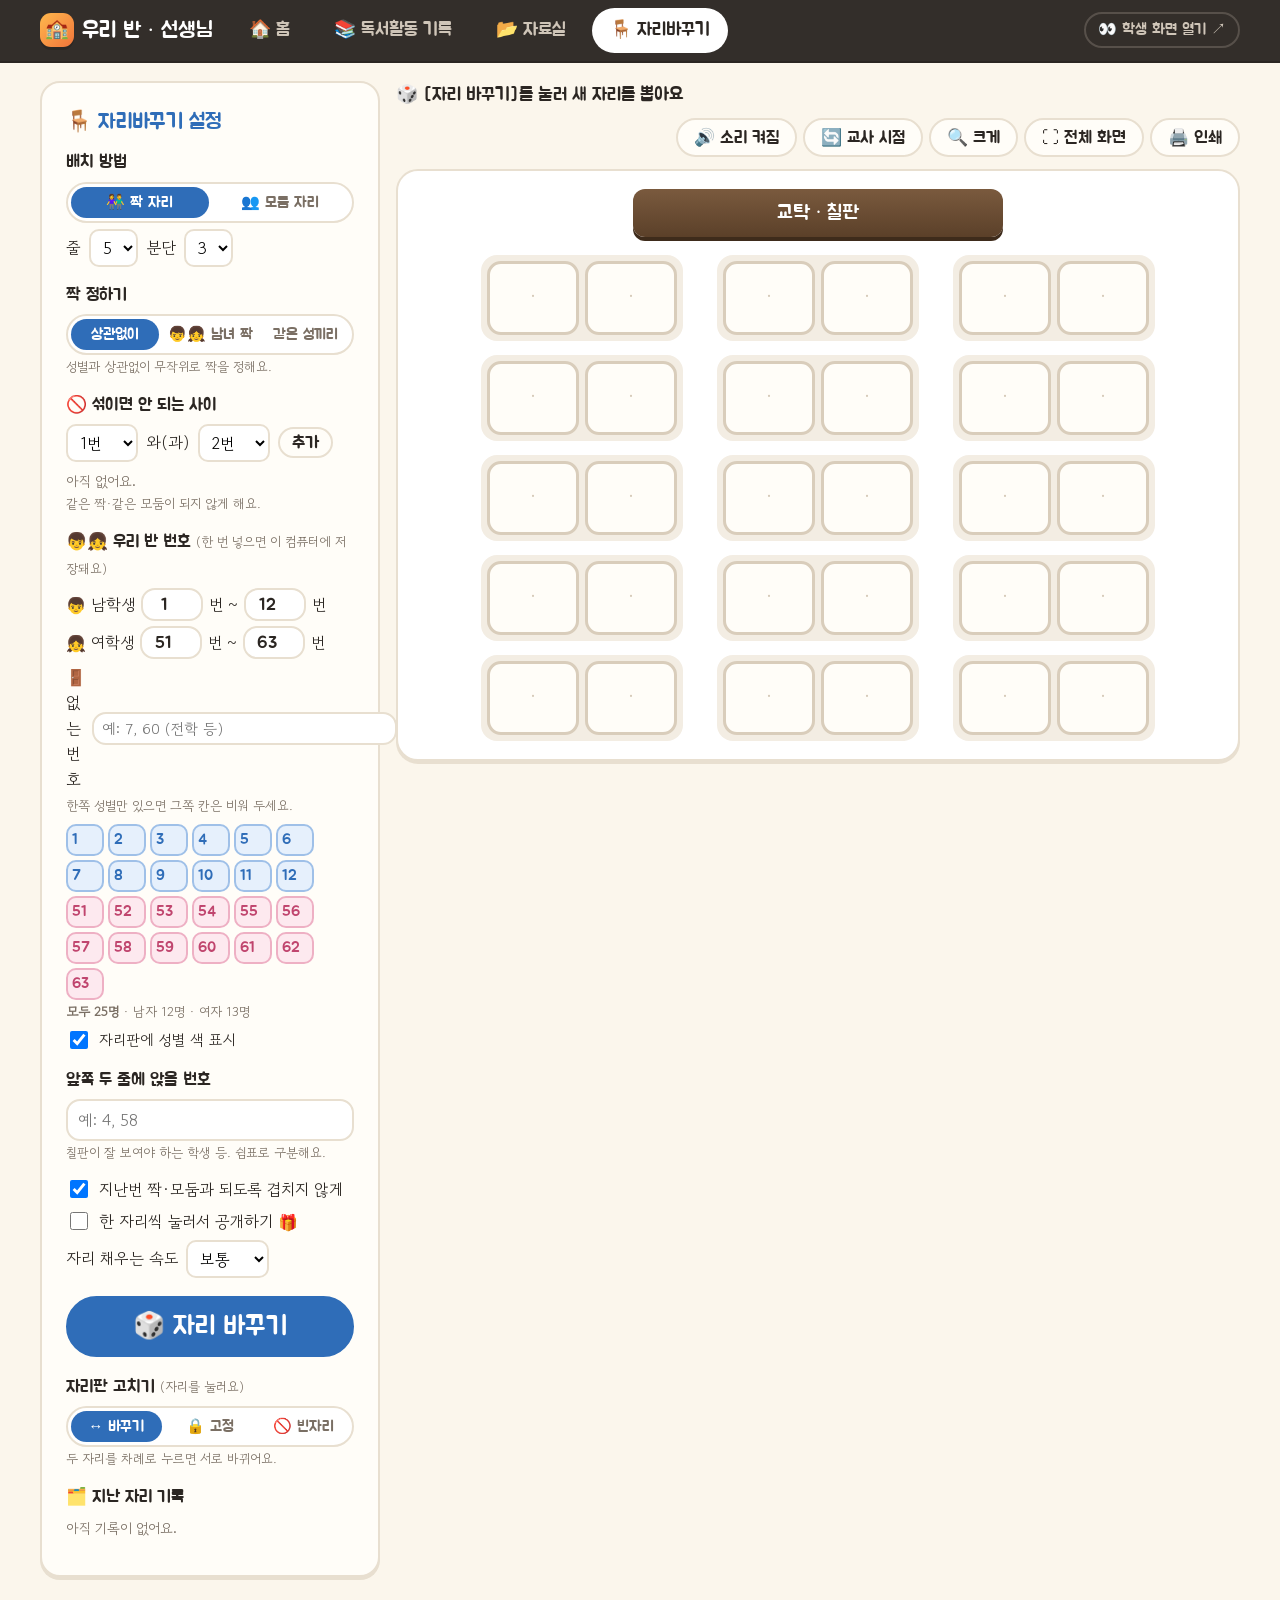
<file: seats.html>
<!DOCTYPE html>
<html lang="ko">
<head>
<meta charset="UTF-8">
<meta name="viewport" content="width=device-width, initial-scale=1">
<title>자리바꾸기 · 우리 반 홈페이지</title>
<link href="https://fonts.googleapis.com/css2?family=Jua&family=Gowun+Dodum&display=swap" rel="stylesheet">
<link rel="stylesheet" href="style.css">
<style>
:root{--accent:var(--eng);--soft:var(--eng-soft)}
.wrap{max-width:1240px}
.layout{display:grid;grid-template-columns:340px 1fr;gap:16px;align-items:start}
@media (max-width:900px){.layout{grid-template-columns:1fr}}
.panel .row{margin-bottom:14px}
.panel label.h{display:block;font-family:'Jua';font-size:17px;margin-bottom:6px}
.seg{display:flex;background:#fff;border:2px solid var(--line);border-radius:999px;padding:3px;gap:3px}
.seg button{flex:1;border:none;background:none;border-radius:999px;padding:6px 6px;font-family:'Jua';font-size:15px;color:var(--muted);white-space:nowrap}
[hidden]{display:none!important}
.seg button.on{background:var(--eng);color:#fff}
.nsel{display:flex;align-items:center;gap:8px;margin-top:6px;font-size:16px}
.nsel select{border:2px solid var(--line);border-radius:10px;padding:4px 8px;font-size:16px;background:#fff}
.panel input[type=text]{font-size:16px;padding:7px 10px}
.panel .tip{font-size:13px;color:var(--muted);margin-top:3px;line-height:1.45}
.chk{display:flex;gap:8px;align-items:flex-start;font-size:16px;cursor:pointer}
.chk input{width:18px;height:18px;margin-top:3px}
.go{width:100%;font-size:26px;padding:12px 0;margin-top:4px}
.board-wrap{position:relative}
@media (min-width:901px){.board-wrap{position:sticky;top:66px}}
.stage{background:#fff;border:2px solid var(--line);border-radius:22px;padding:18px;box-shadow:0 3px 0 var(--line)}
.desk{margin:0 auto 18px;width:46%;min-width:220px;text-align:center;font-family:'Jua';font-size:20px;color:#fff;background:linear-gradient(#7a5a3e,#5b4029);border-radius:12px;padding:8px 0;box-shadow:0 4px 0 #3e2b1b}
.board{display:flex;flex-direction:column;gap:14px}
.board.flip{flex-direction:column-reverse}
.board.flip .rowp{flex-direction:row-reverse}
.board.flip .pair{flex-direction:row-reverse}
.rowp{display:flex;justify-content:center;gap:34px}
.pair{display:flex;gap:6px;padding:6px;border-radius:16px;background:#f3ede3}
.seat{position:relative;width:92px;height:74px;border-radius:14px;border:3px solid #d9cdbb;background:#fffdf8;display:flex;align-items:center;justify-content:center;font-family:'Jua';font-size:36px;color:var(--ink);cursor:pointer;user-select:none;transition:transform .12s}
.seat:hover{transform:translateY(-2px)}
.seat small{font-size:16px;margin-left:1px;color:var(--muted)}
.seat.empty{color:#d4c8b6;font-size:18px}
.seat.off{background:repeating-linear-gradient(45deg,#f1ece4,#f1ece4 6px,#e8e1d6 6px,#e8e1d6 12px);border-style:dashed;color:#bdb2a2;font-size:15px}
.seat.lock{border-color:#e0a83a;background:#fff7e3}
.seat.lock::after{content:'🔒';position:absolute;top:-10px;right:-8px;font-size:17px}
.seat.pick{outline:4px solid var(--eng);outline-offset:2px}
.seat.hid{background:linear-gradient(135deg,#5b8fd0,#2f6db8);border-color:#24578f;color:#fff;font-size:38px}
.seat.pop{animation:pop .45s ease}
@keyframes pop{0%{transform:scale(.6) rotateY(90deg)}60%{transform:scale(1.12)}100%{transform:scale(1)}}
.seat.zzan{animation:zzan .7s cubic-bezier(.2,1.6,.4,1);z-index:5}
@keyframes zzan{0%{transform:scale(.4) rotate(-12deg)}45%{transform:scale(1.45) rotate(6deg);box-shadow:0 0 0 10px rgba(255,196,0,.45),0 0 34px 8px rgba(255,170,0,.55)}100%{transform:scale(1) rotate(0);box-shadow:0 0 0 0 rgba(255,196,0,0)}}
.seat.hid{transition:transform .1s}.seat.hid:hover{transform:scale(1.06) rotate(-2deg)}
.seat.shake{animation:shake .12s linear infinite}
@keyframes shake{0%,100%{transform:translateX(0) scale(1.06)}25%{transform:translateX(-3px) scale(1.06) rotate(-2deg)}75%{transform:translateX(3px) scale(1.06) rotate(2deg)}}
.fx{position:fixed;pointer-events:none;z-index:60;will-change:transform,opacity}
.fxtxt{position:fixed;pointer-events:none;z-index:61;font-family:'Jua';font-size:30px;color:#ff8a00;text-shadow:0 2px 0 #fff,0 0 12px #fff}
.seat.warn{border-color:var(--bad);background:#fff1ef}
.showg .seat.gm:not(.hid){background:#e6f0fc;border-color:#9fc0e8}
.showg .seat.gf:not(.hid){background:#fde9ef;border-color:#eeb0c4}
.showg .seat.gm.lock,.showg .seat.gf.lock{border-color:#e0a83a}
.gchip{border:2px solid var(--line);border-radius:10px;min-width:38px;padding:2px 4px;font-family:'Jua';font-size:15px;background:#fff;color:var(--muted)}
.gchip.m{background:#e6f0fc;border-color:#9fc0e8;color:#2f6db8}
.gchip.f{background:#fde9ef;border-color:#eeb0c4;color:#c0456e}
.rost{display:flex;align-items:center;gap:6px;margin:5px 0;font-size:16px}
.rost input[type=number]{width:62px;padding:4px 6px;font-size:17px;text-align:center;font-family:'Jua'}
.rost input[type=text]{padding:4px 8px;font-size:15px}
.gchip{cursor:default}
.seat.wait{color:transparent;background:#fbf8f2;border-style:dashed}
.seat.spin{border-color:var(--eng);background:#fff;color:var(--eng);transform:scale(1.08);box-shadow:0 0 0 5px rgba(47,109,184,.18)}
.apchip{background:#fff1ef;border:2px solid #f0b8ae;border-radius:999px;padding:1px 4px 1px 10px;font-family:'Jua';font-size:15px;display:inline-flex;align-items:center;gap:4px}
.apchip button{border:none;background:none;color:var(--bad);font-size:16px;padding:0 4px}
.groups{display:grid;grid-template-columns:repeat(3,1fr);gap:18px}
.board.flip .gbox{direction:ltr}

.gbox{border-radius:20px;padding:10px 12px 14px;background:var(--gc,#eef4fb);border:2px solid rgba(0,0,0,.06)}
.gbox .gt{font-family:'Jua';font-size:19px;margin-bottom:8px;color:#3d3a36}
.gbox .gs{display:flex;flex-wrap:wrap;gap:8px;justify-content:center}
.gbox .seat{width:84px;height:68px}
.bar2{display:flex;gap:8px;align-items:center;flex-wrap:wrap;margin-bottom:12px}
.bar2 .info{font-family:'Jua';font-size:18px}
.notice{margin-top:12px}
.hist{display:flex;flex-direction:column;gap:6px;max-height:220px;overflow:auto}
.hist button{text-align:left;border:2px solid var(--line);background:#fff;border-radius:12px;padding:6px 10px;font-size:15px}
.hist button:hover{border-color:var(--eng)}
.big .seat{width:120px;height:92px;font-size:46px}
.big .gbox .seat{width:110px;height:86px}
@media print{
  body{background:#fff} .panel,.bar2,.notice,.top{display:none!important}
  .layout{display:block} .stage{border:none;box-shadow:none}
  .seat.hid{background:#fff;color:var(--ink)}
}
</style>
</head>
<body data-tab="seats" data-site="teacher">
<script src="nav.js"></script>
<div class="wrap">
  <div class="layout">
    <div class="card panel">
      <h3>🪑 자리바꾸기 설정</h3>
      <div class="row"><label class="h">배치 방법</label>
        <div class="seg" id="mode"><button data-m="pair">👫 짝 자리</button><button data-m="group">👥 모둠 자리</button></div>
        <div class="nsel" id="pairSel">줄 <select id="rows"></select> 분단 <select id="cols"></select></div>
        <div class="nsel" id="grpSel" hidden>모둠 수 <select id="groups"></select> <span class="muted" id="gsize" style="font-size:14px"></span></div>
      </div>
      <div class="row" id="pairRuleRow"><label class="h">짝 정하기</label>
        <div class="seg" id="pairRule"><button data-r="any">상관없이</button><button data-r="mix">👦👧 남녀 짝</button><button data-r="same">같은 성끼리</button></div>
        <div class="tip" id="pairRuleTip"></div></div>
      <div class="row" id="grpRuleRow" hidden><label class="h">모둠 정하기</label>
        <div class="seg" id="grpRule"><button data-r="any">상관없이</button><button data-r="mix">👦👧 남녀 골고루</button></div></div>
      <div class="row"><label class="h">🚫 섞이면 안 되는 사이</label>
        <div class="nsel" style="margin-top:0"><select id="apA"></select> 와(과) <select id="apB"></select> <button class="btn" id="apAdd" style="padding:3px 12px">추가</button></div>
        <div id="apList" style="display:flex;flex-wrap:wrap;gap:6px;margin-top:8px"></div>
        <div class="tip">같은 짝·같은 모둠이 되지 않게 해요.</div></div>
      <div class="row"><label class="h">👦👧 우리 반 번호 <span class="muted" style="font-family:'Gowun Dodum';font-size:13px">(한 번 넣으면 이 컴퓨터에 저장돼요)</span></label>
        <div class="rost">👦 남학생 <input type="number" id="mFrom" min="1" max="99"> 번 ~ <input type="number" id="mTo" min="1" max="99"> 번</div>
        <div class="rost">👧 여학생 <input type="number" id="fFrom" min="1" max="99"> 번 ~ <input type="number" id="fTo" min="1" max="99"> 번</div>
        <div class="rost">🚪 없는 번호 <input type="text" id="skip" placeholder="예: 7, 60 (전학 등)" style="flex:1;width:auto"></div>
        <div class="tip">한쪽 성별만 있으면 그쪽 칸은 비워 두세요.</div>
        <div id="gChips" style="display:flex;flex-wrap:wrap;gap:4px;margin-top:8px"></div>
        <div class="tip" id="gSum"></div>
        <label class="chk" style="margin-top:6px;font-size:15px"><input type="checkbox" id="showG"> 자리판에 성별 색 표시</label></div>
      <div class="row" id="frontRow"><label class="h">앞쪽 두 줄에 앉을 번호</label>
        <input type="text" id="front" placeholder="예: 4, 58">
        <div class="tip">칠판이 잘 보여야 하는 학생 등. 쉼표로 구분해요.</div></div>
      <div class="row">
        <label class="chk"><input type="checkbox" id="avoid"> 지난번 짝·모둠과 되도록 겹치지 않게</label>
        <label class="chk" style="margin-top:6px"><input type="checkbox" id="reveal"> 한 자리씩 눌러서 공개하기 🎁</label>
        <div class="nsel" id="speedRow">자리 채우는 속도 <select id="speed"><option value="0.8">천천히</option><option value="0.45">보통</option><option value="0.2">빠르게</option></select></div>
      </div>
      <button class="btn solid go" id="shuffle">🎲 자리 바꾸기</button>
      <div class="row" style="margin-top:16px"><label class="h">자리판 고치기 <span class="muted" style="font-family:'Gowun Dodum';font-size:13px">(자리를 눌러요)</span></label>
        <div class="seg" id="tool"><button data-t="swap">↔ 바꾸기</button><button data-t="lock">🔒 고정</button><button data-t="off">🚫 빈자리</button></div>
        <div class="tip" id="toolTip"></div></div>
      <div class="row"><label class="h">🗂️ 지난 자리 기록</label><div class="hist" id="hist"></div></div>
    </div>

    <div class="board-wrap">
      <div class="bar2">
        <span class="info" id="info"></span>
        <span style="margin-left:auto;display:flex;gap:6px;flex-wrap:wrap">
          <button class="btn" id="showAll" hidden>🎉 모두 공개</button><button class="btn" id="skipBtn" hidden>⏭ 바로 보기</button>
          <button class="btn" id="sndBtn"></button><button class="btn" id="flipBtn">🔄 교사 시점</button>
          <button class="btn" id="bigBtn">🔍 크게</button>
          <button class="btn" id="fsBtn">⛶ 전체 화면</button>
          <button class="btn" id="printBtn">🖨️ 인쇄</button>
        </span>
      </div>
      <div class="stage" id="stage">
        <div class="desk" id="deskTop">교탁 · 칠판</div>
        <div class="board" id="board"></div>
        <div class="desk" id="deskBot" hidden style="margin:18px auto 0">교탁 · 칠판</div>
      </div>
      <div id="msg"></div>
    </div>
  </div>
</div>
<div class="toast" id="toast"></div>

<script src="books.js"></script>
<script>
const $=id=>document.getElementById(id);
const LS={get(k){try{return localStorage.getItem(k)}catch(e){return null}},set(k,v){try{localStorage.setItem(k,v)}catch(e){}}};
function toast(t){const el=$('toast');el.textContent=t;el.classList.add('on');clearTimeout(el._t);el._t=setTimeout(()=>el.classList.remove('on'),2400)}
/* 명단은 아래 '우리 반 번호' 칸에서 만들어요 */
let ROS=[], N=0, G={};
const GC=['#fde8e4','#fff1d6','#e3f3e6','#e2eefb','#efe6fa','#fde6f1','#e5f6f6','#f3efe2'];

/* ---------- 상태 ---------- */
/* 성별 기본값: 1~12번 남, 51~63번 여 (화면에서 눌러 바꿀 수 있어요) */
const DEF={mode:'pair',rows:5,cols:3,groups:6,apartL:[],front:'',avoid:true,reveal:false,flip:false,cur:{},hist:[],pairRule:'any',grpRule:'any',showG:true,speed:'0.45',
  roster:{mFrom:1,mTo:12,fFrom:51,fTo:63,skip:''}};
let S=Object.assign({},DEF,(()=>{try{return JSON.parse(LS.get('seats-v1')||'{}')}catch(e){return {}}})());
delete S.gender;
function buildRoster(){const r=S.roster, sk=new Set(String(r.skip||'').split(/[,\s]+/).filter(Boolean));
  const rng=(a,b)=>{a=parseInt(a,10);b=parseInt(b,10);if(!a||!b||b<a)return [];const L=[];for(let i=a;i<=b;i++)L.push(String(i));return L};
  const m=rng(r.mFrom,r.mTo), f=rng(r.fFrom,r.fTo); G={};
  m.forEach(n=>G[n]='m'); const dup=f.filter(n=>G[n]); f.forEach(n=>{if(!G[n])G[n]='f'});
  ROS=[...m,...f.filter(n=>!m.includes(n))].filter(n=>!sk.has(n)).sort((a,b)=>a-b); N=ROS.length; return dup}
buildRoster();
const save=()=>LS.set('seats-v1',JSON.stringify(S));
let TOOL='swap', PICK=null, HID=new Set(), WAIT=new Set(), BUSY=false, RUN=0;

const sig=()=>S.mode==='pair'?`p${S.rows}x${S.cols}`:`g${S.groups}`;
/* 남는 인원은 4모둠부터 한 명씩 더 들어가요 (6모둠·25명 → 4모둠만 5명) */
function sizes(){const G=S.groups,b=Math.floor(N/G),x=N%G,st=Math.min(3,G-1);return Array.from({length:G},(_,g)=>b+(((g-st+G)%G)<x?1:0))}
/* 자리 채우는 순서: 짝 자리는 분단별로 위에서 아래로 (1·2 → 3·4 → 5·6 …), 모둠은 1모둠부터 */
function fillOrder(){const M=seatsGeo().length;if(S.mode!=='pair')return [...Array(M).keys()];
  const L=[];for(let p=0;p<S.cols;p++)for(let r=0;r<S.rows;r++){const i=r*S.cols*2+p*2;L.push(i,i+1)}return L}
/* 자리 목록: {g: 같은 짝/모둠 번호, r: 줄(짝 자리만)} */
function seatsGeo(){
  if(S.mode==='pair'){const L=[];for(let r=0;r<S.rows;r++)for(let c=0;c<S.cols*2;c++)L.push({r,c,g:r*S.cols+Math.floor(c/2)});return L}
  const L=[];sizes().forEach((n,g)=>{for(let k=0;k<n;k++)L.push({g,r:0})});return L;
}
function cur(){let c=S.cur[S.mode];const M=seatsGeo().length;
  if(!c||c.sig!==sig()){c={sig:sig(),A:Array(M).fill(null),lock:[],off:[]};S.cur[S.mode]=c}
  return c}
const parseList=s=>String(s||'').split(/[,\s]+/).map(x=>x.trim()).filter(x=>ROS.includes(x));
const pk=(a,b)=>Number(a)<Number(b)?a+'-'+b:b+'-'+a;
function togetherSet(A,geo){const by={};A.forEach((n,i)=>{if(n){(by[geo[i].g]=by[geo[i].g]||[]).push(n)}});const s=new Set();
  Object.values(by).forEach(L=>{for(let i=0;i<L.length;i++)for(let j=i+1;j<L.length;j++)s.add(pk(L[i],L[j]))});return s}

/* ---------- 뽑기 ---------- */
function solve(){
  const c=cur(), geo=seatsGeo(), M=geo.length;
  const off=new Set(c.off), locks=new Set(c.lock.filter(i=>c.A[i]&&!off.has(i)));
  const lockedNums=new Set([...locks].map(i=>c.A[i]));
  const pool=ROS.filter(n=>!lockedNums.has(n));
  const free=[...Array(M).keys()].filter(i=>!off.has(i)&&!locks.has(i));
  if(free.length<pool.length) return {err:`자리가 ${pool.length-free.length}개 모자라요. 빈자리를 줄이거나 줄·분단을 늘려 주세요.`};
  // 짝 자리는 앞줄부터 채우고 남는 자리는 뒤쪽에
  const F=S.mode==='pair'?free.slice(0,pool.length):free;
  const apart=S.apartL.map(p=>pk(p[0],p[1]));
  const front=new Set(S.mode==='pair'?parseList(S.front):[]);
  const prev=S.avoid&&c.A.some(Boolean)?togetherSet(c.A,geo):new Set();
  const rule=S.mode==='pair'?S.pairRule:S.grpRule;
  const B=ROS.filter(n=>G[n]==='m').length;
  /* 성별 조건 위반 수 */
  const gBad=A=>{if(rule==='any')return 0;const by={};A.forEach((n,i)=>{if(n)(by[geo[i].g]=by[geo[i].g]||[]).push(n)});let v=0;
    Object.values(by).forEach(L=>{
      if(S.mode==='pair'){if(L.length===2){const same=G[L[0]]===G[L[1]];if(rule==='mix'&&same)v++;if(rule==='same'&&!same)v++}}
      else {const b=L.filter(n=>G[n]==='m').length;if(Math.abs(b-L.length*B/N)>=1)v++}
    });return v};
  const score=A=>{let s=0;const T=togetherSet(A,geo);apart.forEach(k=>{if(T.has(k))s+=1000});
    A.forEach((n,i)=>{if(n&&front.has(n)&&geo[i].r>1)s+=1000});s+=gBad(A)*1000;prev.forEach(k=>{if(T.has(k))s+=1});return s};
  let best=null,bs=1e9;
  for(let t=0;t<40&&bs>0;t++){
    const A=Array(M).fill(null);locks.forEach(i=>A[i]=c.A[i]);
    const p=[...pool].sort(()=>Math.random()-.5);F.forEach((i,k)=>A[i]=p[k]);
    let sc=score(A);
    for(let k=0;k<1500&&sc>0;k++){const a=F[Math.floor(Math.random()*F.length)],b=F[Math.floor(Math.random()*F.length)];if(a===b)continue;
      [A[a],A[b]]=[A[b],A[a]];const ns=score(A);if(ns<=sc)sc=ns;else [A[a],A[b]]=[A[b],A[a]]}
    if(sc<bs){bs=sc;best=A}
  }
  return {A:best,hard:Math.floor(bs/1000),soft:bs%1000,prevOn:prev.size>0};
}
function doShuffle(){
  if(BUSY)return; const r=solve(); if(r.err){toast(r.err);return}
  const c=cur(); BUSY=true;
  const filled=fillOrder().filter(i=>r.A[i]&&!c.lock.includes(i));
  let msg=''; if(r.hard) msg+=`⚠️ 조건(섞이면 안 되는 사이·성별·앞자리)을 ${r.hard}군데 맞추지 못했어요. 한 번 더 눌러 보거나, 고정한 자리·빈자리를 줄여 보세요. `;
  if(r.prevOn) msg+= r.soft?`지난번과 같은 짝·모둠이 ${r.soft}쌍 있어요.`:'지난번과 겹치는 짝·모둠이 없어요 👍';
  if(S.reveal){c.A=r.A;HID=new Set(filled);BUSY=false;render();$('msg').innerHTML=msg?`<div class="notice">${msg}</div>`:'';commit();return}
  // 첫 번째 자리부터 한 명씩 채우기
  c.A=r.A; HID.clear(); WAIT=new Set(filled); render(); $('msg').innerHTML='';
  $('skipBtn').hidden=false; $('shuffle').disabled=true;
  const step=Math.max(.1,parseFloat(S.speed)||.45)*1000, tok=++RUN;
  const finish=()=>{if(tok!==RUN)return;RUN++;WAIT.clear();BUSY=false;$('skipBtn').hidden=true;$('shuffle').disabled=false;render();
    $('msg').innerHTML=msg?`<div class="notice">${msg}</div>`:'';commit();toast('자리 배치 완료! 🎉');fanfare();bigParty()};
  $('skipBtn').onclick=finish;
  let k=0;
  const next=()=>{if(tok!==RUN)return;if(k>=filled.length){finish();return}
    const i=filled[k++], e=document.querySelector(`.seat[data-i="${i}"]`);
    if(!e){next();return}
    e.classList.remove('wait');e.classList.add('spin');
    const t0=Date.now(), iv=setInterval(()=>{if(tok!==RUN){clearInterval(iv);return}
      e.innerHTML=ROS[Math.floor(Math.random()*N)];tick();
      if(Date.now()-t0>=step*.75){clearInterval(iv);WAIT.delete(i);e.outerHTML=seatHTML(i,c,true);
        const ne=document.querySelector(`.seat[data-i="${i}"]`);ne.onclick=()=>clickSeat(i);zzan(i);setTimeout(next,Math.max(step*.25,180))}},60);
  };
  setTimeout(next,250);
}
function commit(){
  const c=cur(); const d=new Date();
  S.hist.unshift({t:d.getTime(),mode:S.mode,sig:c.sig,rows:S.rows,cols:S.cols,groups:S.groups,A:[...c.A],off:[...c.off],lock:[...c.lock]});
  S.hist=S.hist.slice(0,12); save(); drawHist();
}

/* ---------- 그리기 ---------- */
function seatHTML(i,c,pop){
  const n=c.A[i], off=c.off.includes(i), lk=c.lock.includes(i)&&n;
  const gg=n?(G[n]==='m'?'gm':'gf'):'';
  const cls=['seat',WAIT.has(i)?'wait':gg,off?'off':'',!off&&!n?'empty':'',lk?'lock':'',PICK===i?'pick':'',HID.has(i)?'hid':'',pop&&n&&!HID.has(i)?'pop':''].join(' ');
  const body=off?'없음':WAIT.has(i)?'':HID.has(i)?'?':n?`${n}<small>번</small>`:'·';
  const st='';
  return `<div class="${cls}" data-i="${i}" ${st}>${body}</div>`;
}
function render(pop){
  const c=cur(), geo=seatsGeo();
  document.querySelectorAll('#mode button').forEach(b=>b.classList.toggle('on',b.dataset.m===S.mode));
  document.querySelectorAll('#tool button').forEach(b=>{b.classList.toggle('on',b.dataset.t===TOOL);if(b.dataset.t==='off')b.hidden=S.mode!=='pair'});
  $('pairSel').hidden=S.mode!=='pair'; $('pairRuleRow').hidden=S.mode!=='pair'; $('grpRuleRow').hidden=S.mode!=='group'; $('grpSel').hidden=S.mode!=='group'; $('frontRow').hidden=S.mode!=='pair';
  $('gsize').textContent=`(${sizes().join('·')}명)`;
  $('toolTip').textContent={swap:'두 자리를 차례로 누르면 서로 바뀌어요.',lock:'누른 자리는 다음 뽑기 때 그대로 남아요.',off:'누른 자리를 쓰지 않는 자리로 바꿔요.'}[TOOL];
  let h='';
  if(S.mode==='pair'){
    for(let r=0;r<S.rows;r++){h+='<div class="rowp">';for(let p=0;p<S.cols;p++){h+='<div class="pair">';for(let k=0;k<2;k++)h+=seatHTML(r*S.cols*2+p*2+k,c,pop);h+='</div>'}h+='</div>'}
  } else {
    /* 모둠 배치: 세로로 1·2 (왼쪽), 3·4 (가운데), 5·6 (오른쪽) — 교탁 쪽이 앞 */
    const sz=sizes(), start=[];let acc=0;sz.forEach(n=>{start.push(acc);acc+=n});
    const GR=Math.max(1,Math.ceil(S.groups/3)), GCN=Math.ceil(S.groups/GR);
    const box=g=>{let s=`<div class="gbox" style="--gc:${GC[g%GC.length]}"><div class="gt">${g+1}모둠</div><div class="gs">`;for(let k=0;k<sz[g];k++)s+=seatHTML(start[g]+k,c,pop);return s+'</div></div>'};
    const ord=[...sz.keys()]; if(S.flip) ord.reverse();
    h=`<div class="groups" style="grid-auto-flow:column;grid-template-rows:repeat(${GR},auto);grid-template-columns:repeat(${GCN},1fr)">`+ord.map(box).join('')+'</div>';
  }
  $('board').innerHTML=h; $('board').classList.toggle('flip',!!S.flip); $('stage').classList.toggle('showg',!!S.showG);
  drawSide();
  $('deskTop').hidden=!!S.flip; $('deskBot').hidden=!S.flip; $('flipBtn').textContent=S.flip?'🔄 학생 시점':'🔄 교사 시점';
  const placed=c.A.filter(Boolean).length, missing=ROS.filter(n=>!c.A.includes(n));
  $('info').textContent=placed?`${S.mode==='pair'?'짝 자리':'모둠 자리'} · ${placed}명 배치`:'🎲 [자리 바꾸기]를 눌러 새 자리를 뽑아요';
  if(placed&&missing.length&&!BUSY) $('msg').innerHTML=`<div class="notice err">자리가 없는 번호: ${missing.join(', ')} — 빈자리를 풀거나 다시 뽑아 주세요.</div>`;
  $('showAll').hidden=!HID.size;
  document.querySelectorAll('.seat[data-i]').forEach(e=>e.onclick=()=>clickSeat(+e.dataset.i));
}
/* ---------- 소리·효과 ---------- */
let AC=null;
function ac(){if(S.sound===false)return null;try{AC=AC||new (window.AudioContext||window.webkitAudioContext)();if(AC.state==='suspended')AC.resume();return AC}catch(e){return null}}
function tone(f,t0,d,type,vol){const a=ac();if(!a)return;const o=a.createOscillator(),g=a.createGain();o.type=type||'triangle';o.frequency.value=f;
  const t=a.currentTime+t0;g.gain.setValueAtTime(0.0001,t);g.gain.exponentialRampToValueAtTime(vol||.25,t+.01);g.gain.exponentialRampToValueAtTime(0.0001,t+d);o.connect(g);g.connect(a.destination);o.start(t);o.stop(t+d+.02)}
const tick=()=>tone(500+Math.random()*500,0,.04,'square',.04);
const ding=()=>{[1047,1319,1568].forEach((f,k)=>tone(f,k*.07,.35,'triangle',.22));tone(2093,.21,.5,'sine',.12)};
const fanfare=()=>{[[523,0],[659,.12],[784,.24],[1047,.38]].forEach(([f,t])=>tone(f,t,.5,'triangle',.25));[523,659,784,1047].forEach(f=>tone(f,.55,1.1,'triangle',.12))};
const CF=['#ff5a5f','#ffb400','#00a699','#2f6db8','#a259ff','#ff7eb6','#7ed957'];
function burst(el,n){if(!el)return;const r=el.getBoundingClientRect(),cx=r.left+r.width/2,cy=r.top+r.height/2;
  for(let k=0;k<(n||22);k++){const d=document.createElement('div');d.className='fx';const sz=6+Math.random()*7;
    Object.assign(d.style,{left:cx+'px',top:cy+'px',width:sz+'px',height:sz*(Math.random()<.5?1:.45)+'px',background:CF[k%CF.length],borderRadius:Math.random()<.4?'50%':'2px'});
    document.body.appendChild(d);const a=Math.random()*Math.PI*2,v=50+Math.random()*90;
    d.animate([{transform:'translate(-50%,-50%) rotate(0)',opacity:1},{transform:`translate(${Math.cos(a)*v}px,${Math.sin(a)*v-30}px) rotate(${Math.random()*720}deg)`,opacity:1,offset:.7},{transform:`translate(${Math.cos(a)*v*1.15}px,${Math.sin(a)*v+40}px) rotate(${Math.random()*900}deg)`,opacity:0}],{duration:900+Math.random()*400,easing:'cubic-bezier(.15,.7,.4,1)'}).onfinish=()=>d.remove()}
  const t=document.createElement('div');t.className='fxtxt';t.textContent=['짠!','짜잔!','두둥!','✨','🎉'][Math.floor(Math.random()*5)];
  Object.assign(t.style,{left:cx+'px',top:(r.top-6)+'px'});document.body.appendChild(t);
  t.animate([{transform:'translate(-50%,0) scale(.5)',opacity:0},{transform:'translate(-50%,-26px) scale(1.15)',opacity:1,offset:.3},{transform:'translate(-50%,-48px) scale(1)',opacity:0}],{duration:900,easing:'ease-out'}).onfinish=()=>t.remove()}
function bigParty(){const W=innerWidth;for(let k=0;k<90;k++){const d=document.createElement('div');d.className='fx';const sz=7+Math.random()*8;
  Object.assign(d.style,{left:Math.random()*W+'px',top:'-20px',width:sz+'px',height:sz*.5+'px',background:CF[k%CF.length]});document.body.appendChild(d);
  d.animate([{transform:'translateY(0) rotate(0)',opacity:1},{transform:`translate(${(Math.random()-.5)*200}px,${innerHeight+40}px) rotate(${Math.random()*1080}deg)`,opacity:.9}],{duration:1800+Math.random()*1600,delay:Math.random()*500,easing:'cubic-bezier(.3,.5,.6,1)'}).onfinish=()=>d.remove()}}
function zzan(i){const e=document.querySelector(`.seat[data-i="${i}"]`);if(!e)return;e.classList.remove('pop','zzan');void e.offsetWidth;e.classList.add('zzan');ding();burst(e)}
/* 가려진 자리 하나 열기: 잠깐 두구두구 → 짠! */
let REVEALING=0;
function revealOne(i,ms){const c=cur(),e=document.querySelector(`.seat[data-i="${i}"]`);if(!e||!HID.has(i))return;HID.delete(i);REVEALING++;
  e.classList.remove('hid');e.classList.add('spin','shake');const t0=Date.now(),iv=setInterval(()=>{e.innerHTML=ROS[Math.floor(Math.random()*N)];tick();
    if(Date.now()-t0>=ms){clearInterval(iv);e.classList.remove('spin','shake');e.innerHTML=`${c.A[i]}<small>번</small>`;zzan(i);REVEALING--;
      $('showAll').hidden=!HID.size;if(!HID.size&&!REVEALING)setTimeout(()=>{fanfare();bigParty();toast('모든 자리 공개! 🎉')},500)}},70)}
function clickSeat(i){
  if(BUSY)return; const c=cur();
  if(HID.has(i)){revealOne(i,800);return}
  if(TOOL==='lock'){if(!c.A[i]){toast('번호가 있는 자리만 고정할 수 있어요');return}
    c.lock=c.lock.includes(i)?c.lock.filter(x=>x!==i):[...c.lock,i];save();render();return}
  if(TOOL==='off'){if(c.off.includes(i))c.off=c.off.filter(x=>x!==i);else{c.off.push(i);c.A[i]=null;c.lock=c.lock.filter(x=>x!==i)}save();render();return}
  if(PICK===null){PICK=i;render();return}
  if(PICK!==i&&!c.off.includes(i)&&!c.off.includes(PICK)){[c.A[PICK],c.A[i]]=[c.A[i],c.A[PICK]];
    const lp=c.lock.includes(PICK),li=c.lock.includes(i);c.lock=c.lock.filter(x=>x!==PICK&&x!==i);if(lp)c.lock.push(i);if(li)c.lock.push(PICK)}
  PICK=null;save();render();
}
function drawHist(){
  $('hist').innerHTML=S.hist.length?S.hist.map((h,k)=>{const d=new Date(h.t);return `<button data-k="${k}">${d.getMonth()+1}/${d.getDate()} ${d.getHours()}:${String(d.getMinutes()).padStart(2,'0')} · ${h.mode==='pair'?'짝 자리':'모둠 '+h.groups+'개'}${k===0?' <b style="color:var(--eng)">(지금)</b>':''}</button>`}).join(''):'<div class="muted" style="font-size:14px">아직 기록이 없어요.</div>';
  $('hist').querySelectorAll('button').forEach(b=>b.onclick=()=>{const h=S.hist[+b.dataset.k];
    if(!confirmSoft(b))return;
    S.mode=h.mode;S.rows=h.rows;S.cols=h.cols;S.groups=h.groups;S.cur[h.mode]={sig:h.sig,A:[...h.A],off:[...h.off],lock:[...h.lock]};HID.clear();PICK=null;syncInputs();save();render();$('msg').innerHTML='';toast('그때 자리로 되돌렸어요')});
}
function confirmSoft(b){if(b.dataset.ok){return true}b.dataset.ok='1';const t=b.innerHTML;b.innerHTML='↩ 한 번 더 누르면 이 자리로 되돌려요';setTimeout(()=>{b.innerHTML=t;delete b.dataset.ok},2500);return false}

/* ---------- 입력 ---------- */
$('rows').innerHTML=[2,3,4,5,6,7].map(n=>`<option>${n}</option>`).join('');
$('cols').innerHTML=[2,3,4,5].map(n=>`<option>${n}</option>`).join('');
$('groups').innerHTML=[3,4,5,6,7,8].map(n=>`<option>${n}</option>`).join('');
function syncInputs(){$('rows').value=S.rows;$('cols').value=S.cols;$('groups').value=S.groups;$('front').value=S.front;$('avoid').checked=S.avoid;$('reveal').checked=S.reveal;$('showG').checked=S.showG}
document.querySelectorAll('#mode button').forEach(b=>b.onclick=()=>{if(BUSY)return;S.mode=b.dataset.m;HID.clear();PICK=null;$('msg').innerHTML='';save();render()});
document.querySelectorAll('#tool button').forEach(b=>b.onclick=()=>{TOOL=b.dataset.t;PICK=null;render()});
[['rows','rows'],['cols','cols'],['groups','groups']].forEach(([id,k])=>$(id).onchange=()=>{S[k]=+$(id).value;HID.clear();$('msg').innerHTML='';save();render()});
$('front').oninput=()=>{S.front=$('front').value;save()};
$('avoid').onchange=()=>{S.avoid=$('avoid').checked;save()}; $('reveal').onchange=()=>{S.reveal=$('reveal').checked;save()};
$('shuffle').onclick=doShuffle;
$('showAll').onclick=()=>{const L=fillOrder().filter(i=>HID.has(i));L.forEach((i,k)=>setTimeout(()=>revealOne(i,260),k*170))};
function drawSnd(){$('sndBtn').textContent=S.sound===false?'🔇 소리 꺼짐':'🔊 소리 켜짐'}
$('sndBtn').onclick=()=>{S.sound=S.sound===false;save();drawSnd();if(S.sound)ding()}; drawSnd();
$('flipBtn').onclick=()=>{S.flip=!S.flip;save();render()};
$('bigBtn').onclick=()=>$('stage').classList.toggle('big');
$('fsBtn').onclick=()=>{const el=document.querySelector('.board-wrap');try{document.fullscreenElement?document.exitFullscreen():el.requestFullscreen()}catch(e){}};
$('printBtn').onclick=()=>{if(HID.size){toast('먼저 모든 자리를 공개해 주세요');return}window.print()};

/* ---------- 성별·섞이면 안 되는 사이 ---------- */
function drawSide(){
  const B=ROS.filter(n=>G[n]==='m').length, Gi=N-B;
  document.querySelectorAll('#pairRule button').forEach(b=>b.classList.toggle('on',b.dataset.r===S.pairRule));
  document.querySelectorAll('#grpRule button').forEach(b=>b.classList.toggle('on',b.dataset.r===S.grpRule));
  $('pairRuleTip').textContent={any:'성별과 상관없이 무작위로 짝을 정해요.',
    mix:`남자 ${B}명 · 여자 ${Gi}명 → 남녀 짝 ${Math.min(B,Gi)}쌍${B!==Gi?`, 남는 ${B>Gi?'남자':'여자'} ${Math.abs(B-Gi)}명은 같은 성끼리 앉거나 혼자 앉아요`:''}.`,
    same:`남자는 남자끼리, 여자는 여자끼리 짝이 돼요. (남자 ${B}명 · 여자 ${Gi}명)`}[S.pairRule];
  $('gChips').innerHTML=ROS.map(n=>`<span class="gchip ${G[n]}">${n}</span>`).join('');
  $('gSum').innerHTML=`<b>모두 ${N}명</b> · 남자 ${B}명 · 여자 ${Gi}명`;
  S.apartL=S.apartL.filter(p=>ROS.includes(p[0])&&ROS.includes(p[1]));
  $('apList').innerHTML=S.apartL.length?S.apartL.map((p,k)=>`<span class="apchip">${p[0]}번 ↔ ${p[1]}번<button data-k="${k}" title="지우기">×</button></span>`).join(''):'<span class="muted" style="font-size:14px">아직 없어요.</span>';
  $('apList').querySelectorAll('button').forEach(b=>b.onclick=()=>{S.apartL.splice(+b.dataset.k,1);save();render()});
}
function fillOpts(){const opt=ROS.map(n=>`<option value="${n}">${n}번</option>`).join('');$('apA').innerHTML=opt;$('apB').innerHTML=opt;$('apB').selectedIndex=1}
fillOpts();
['mFrom','mTo','fFrom','fTo','skip'].forEach(k=>{$(k).value=S.roster[k]??'';$(k).onchange=()=>{
  S.roster[k]=$(k).value.trim(); const dup=buildRoster();
  if(dup.length) toast(`${dup.join(', ')}번이 남학생·여학생 두 쪽에 다 들어 있어요. 번호를 확인해 주세요`);
  S.cur={}; HID.clear(); WAIT.clear(); PICK=null; fillOpts(); save(); render(); $('msg').innerHTML='';
  toast(`우리 반 ${N}명으로 바뀌었어요. 자리를 새로 뽑아 주세요`)}});
$('speed').value=S.speed; $('speed').onchange=()=>{S.speed=$('speed').value;save()};
$('apAdd').onclick=()=>{const a=$('apA').value,b=$('apB').value;
  if(a===b){toast('서로 다른 두 번호를 골라 주세요');return}
  if(S.apartL.some(p=>pk(p[0],p[1])===pk(a,b))){toast('이미 들어 있어요');return}
  S.apartL.push(Number(a)<Number(b)?[a,b]:[b,a]);save();render();toast(`${a}번과 ${b}번은 떨어져 앉아요`)};
document.querySelectorAll('#pairRule button').forEach(b=>b.onclick=()=>{S.pairRule=b.dataset.r;save();render()});
document.querySelectorAll('#grpRule button').forEach(b=>b.onclick=()=>{S.grpRule=b.dataset.r;save();render()});
$('showG').onchange=()=>{S.showG=$('showG').checked;save();render()};
syncInputs(); render(); drawHist();
</script>
</body>
</html>
</file>
<file: style.css>
:root{
  --bg:#fbf6ec; --card:#fffdf8; --ink:#2b2622; --muted:#7a6f64; --line:#e8dfd0;
  --idiom:#b8432f; --idiom-soft:#f7e3dc; --eng:#2f6db8; --eng-soft:#dde9f7;
  --write:#3d8a5a; --write-soft:#dff0e4; --math:#7a4bb3; --math-soft:#ece2f6;
  --hol:#9a8f84; --hol-soft:#eee9e2; --read:#a0522d; --read-soft:#f6e6da; --ok:#2e9d5b; --bad:#d4483a;
  --accent:var(--idiom); --soft:var(--idiom-soft);
}
*{box-sizing:border-box}
html,body{margin:0}
body{background:var(--bg);color:var(--ink);font-family:'Gowun Dodum',sans-serif;font-size:18px;line-height:1.6;min-height:100vh}
button,input,textarea,select{font-family:inherit}
button{cursor:pointer}
.wrap{max-width:1000px;margin:0 auto;padding:18px 20px 60px}
.top{display:flex;align-items:center;gap:12px;flex-wrap:wrap;margin-bottom:14px}
.brand{font-family:'Jua';font-size:24px;display:flex;align-items:center;gap:10px}
.sun{width:30px;height:30px;border-radius:50%;background:radial-gradient(circle at 40% 40%,#ffd36b,#f59f3b);box-shadow:0 0 0 5px #fde7c0}
.btn{border:2px solid var(--line);background:var(--card);color:var(--ink);border-radius:999px;padding:7px 16px;font-size:17px;font-family:'Jua'}
.btn:hover{border-color:var(--accent);color:var(--accent)}
.btn.solid{background:var(--accent);border-color:var(--accent);color:#fff}
.btn.solid:hover{filter:brightness(1.08);color:#fff}
.btn:disabled{opacity:.45;cursor:default}
.chip{display:inline-flex;align-items:center;gap:6px;background:var(--accent);color:#fff;font-family:'Jua';font-size:18px;padding:5px 14px;border-radius:999px}
.card{background:var(--card);border:2px solid var(--line);border-radius:20px;padding:22px 24px;box-shadow:0 3px 0 var(--line);margin-bottom:16px}
.card h3{font-family:'Jua';font-weight:400;font-size:21px;margin:0 0 10px;color:var(--accent)}
.muted{color:var(--muted)}
.notice{background:#fff3d6;border:2px dashed #e8c370;border-radius:14px;padding:10px 16px;margin-bottom:14px;font-size:17px}
.notice.err{background:#fde4e1;border-color:#e59a90}
.fr{display:inline-flex;flex-direction:column;align-items:center;vertical-align:middle;margin:0 2px;font-size:.85em;line-height:1.1}
.fr span:first-child{border-bottom:2px solid currentColor;padding:0 3px}
.fr span:last-child{padding:0 3px}
.words{display:flex;flex-wrap:wrap;gap:8px}
.word{background:var(--soft);border-radius:12px;padding:5px 12px;font-size:17px}
textarea,input[type=text],input[type=number]{width:100%;border:2px solid var(--line);border-radius:14px;padding:10px 14px;font-size:20px;background:#fff;color:var(--ink);outline:none}
textarea:focus,input:focus{border-color:var(--accent)}
.toast{position:fixed;left:50%;bottom:24px;transform:translateX(-50%);background:var(--ink);color:#fff;padding:10px 20px;border-radius:999px;font-family:'Jua';font-size:18px;opacity:0;transition:opacity .25s;pointer-events:none;z-index:20}
.toast.on{opacity:1}

.quote{display:flex;gap:12px;align-items:flex-start;background:linear-gradient(135deg,#fff8e6,#fffdf8);border:2px solid #f0dca8;border-radius:18px;padding:12px 18px;margin-bottom:14px}
.quote .qm{font-size:34px;line-height:1;color:#e0a83a;font-family:Georgia,serif}
.quote .qt{font-family:'Jua';font-size:21px;line-height:1.45;color:#5a4220}
.quote .qs{font-size:15px;color:#9a8460;margin-top:2px}

.story-box{background:#fff;border:2px solid #d9e6f2;border-radius:18px;padding:12px 18px;margin-bottom:14px}
.story-box summary{cursor:pointer;font-family:'Jua';font-size:19px;color:#3c6a93;list-style:none}
.story-box summary::-webkit-details-marker{display:none}
.story-box summary::after{content:' ▾';color:#9bb4cc}
.story-box:not([open]) summary::after{content:' ▸ 눌러서 읽기'}
.story-box summary b{font-weight:400;color:#2b4f70}
.story-box summary .src{font-family:'Gowun Dodum';font-size:15px;color:#8aa2b8}
.story-box p{margin:8px 0 2px;font-size:18px;line-height:1.85}
</file>
